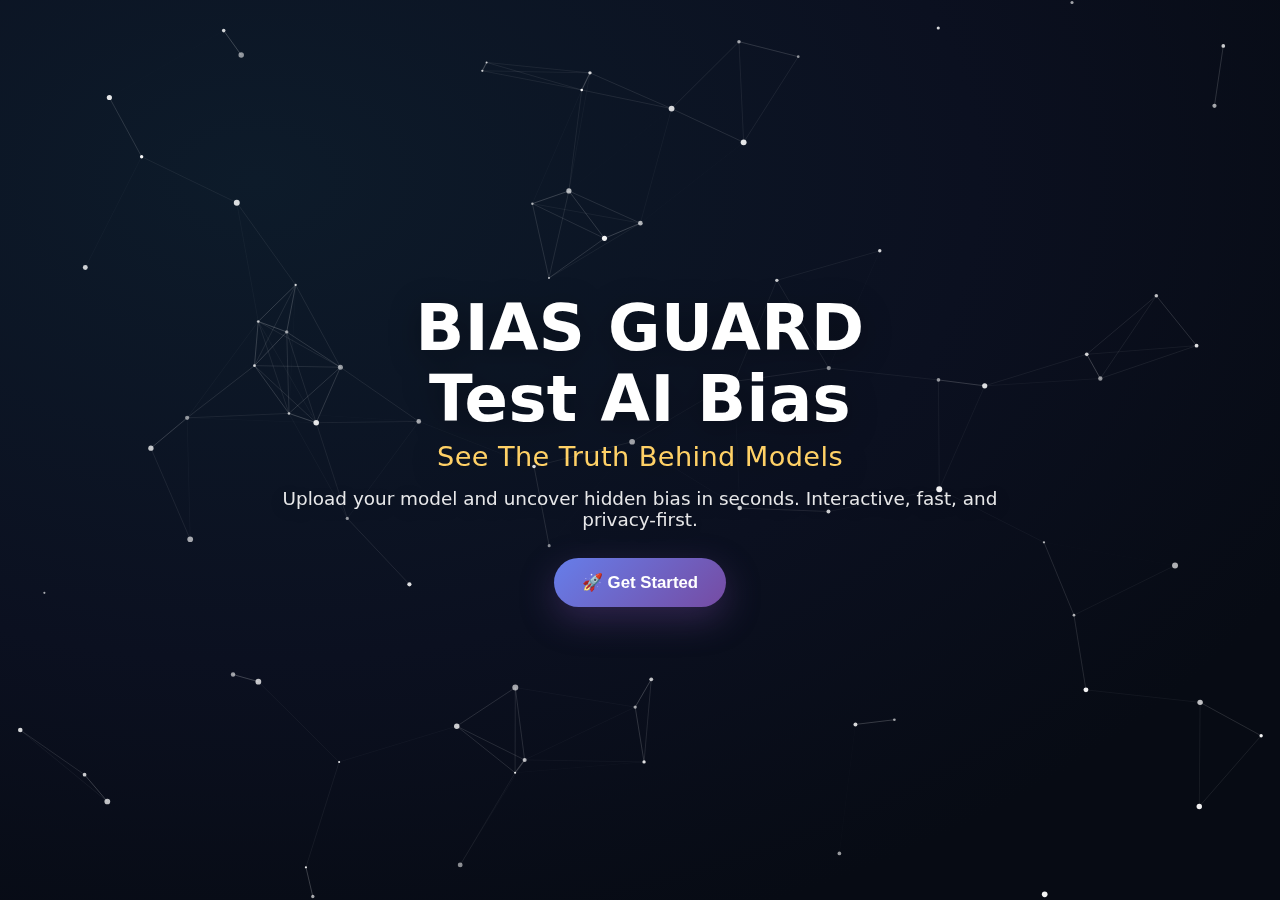
<file: index.html>
<!DOCTYPE html>
<html lang="en">
  <head>
    <meta charset="UTF-8" />
    <meta name="viewport" content="width=device-width, initial-scale=1.0" />
    <title>BiasGuard</title>
    <link rel="stylesheet" href="/public/hero.css" />
    <link rel="icon" type="image/png" href="/public/images/logo.png" />

  </head>
  <body>
    <canvas id="bg"></canvas>

    <section class="landing">
      <div class="content">
        <h1>BIAS GUARD</h1>
        <h1>Test AI Bias <span>See The Truth Behind Models</span></h1>
        <p>
          Upload your model and uncover hidden bias in seconds. Interactive,
          fast, and privacy-first.
        </p>
        <button
          class="cta-btn"
          id="ctaBtn"
          onclick="window.location.href='/views/home.html'"
        >
          🚀 Get Started
        </button>
      </div>
    </section>

    <script src="/public/hero.js"></script>
  </body>
</html>
</file>
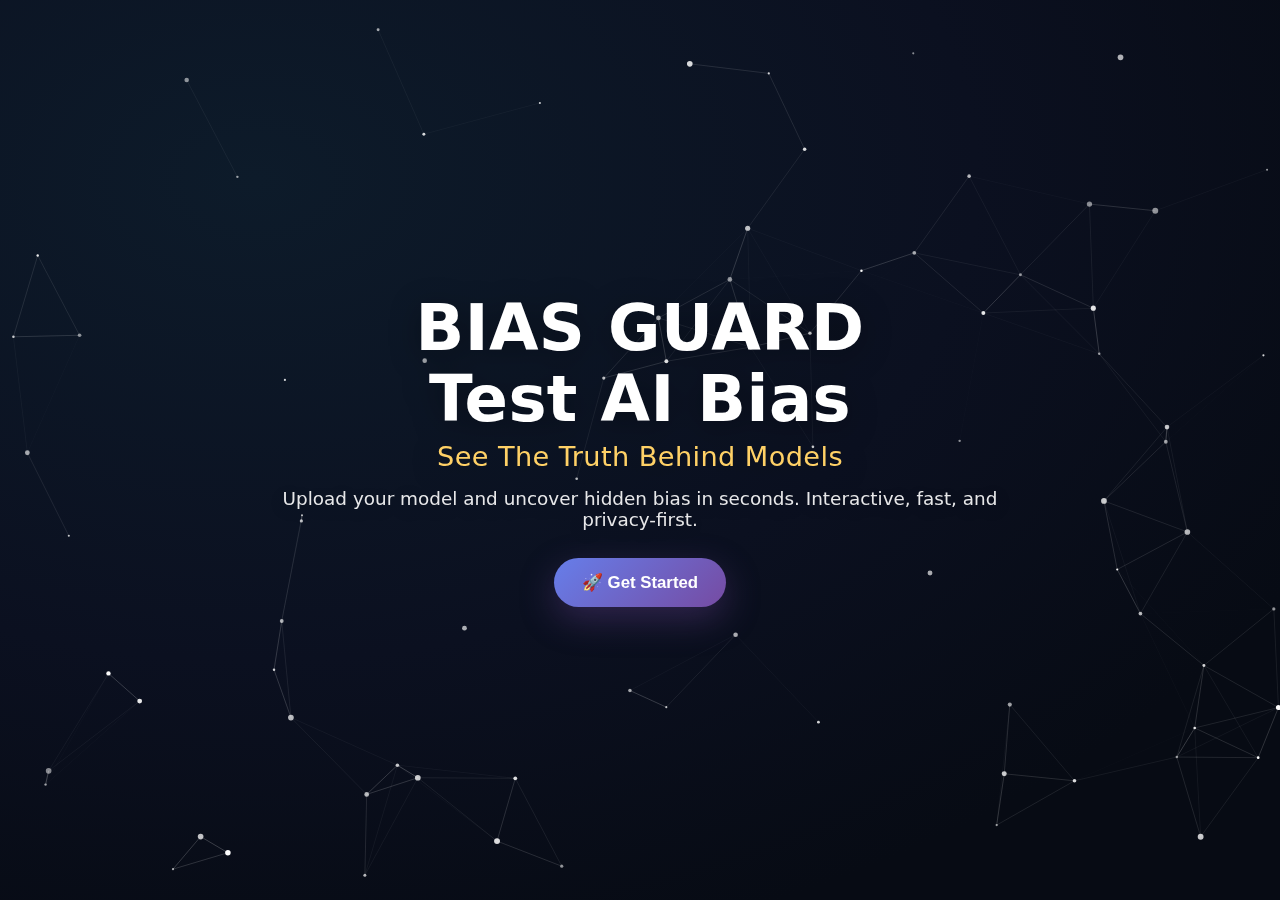
<file: views/index.html>
<!DOCTYPE html>
<html lang="en">
  <head>
    <meta charset="UTF-8" />
    <meta name="viewport" content="width=device-width, initial-scale=1.0" />
    <title>BiasGuard</title>
    <link rel="stylesheet" href="/public/hero.css" />
  </head>
  <body>
    <canvas id="bg"></canvas>

    <section class="landing">
      <div class="content">
        <h1>BIAS GUARD</h1>
        <h1>Test AI Bias <span>See The Truth Behind Models</span></h1>
        <p>
          Upload your model and uncover hidden bias in seconds. Interactive,
          fast, and privacy-first.
        </p>
        <button
          class="cta-btn"
          id="ctaBtn"
          onclick="window.location.href='home.html'"
        >
          🚀 Get Started
        </button>
      </div>
    </section>

    <script src="/public/hero.js"></script>
  </body>
</html>
</file>
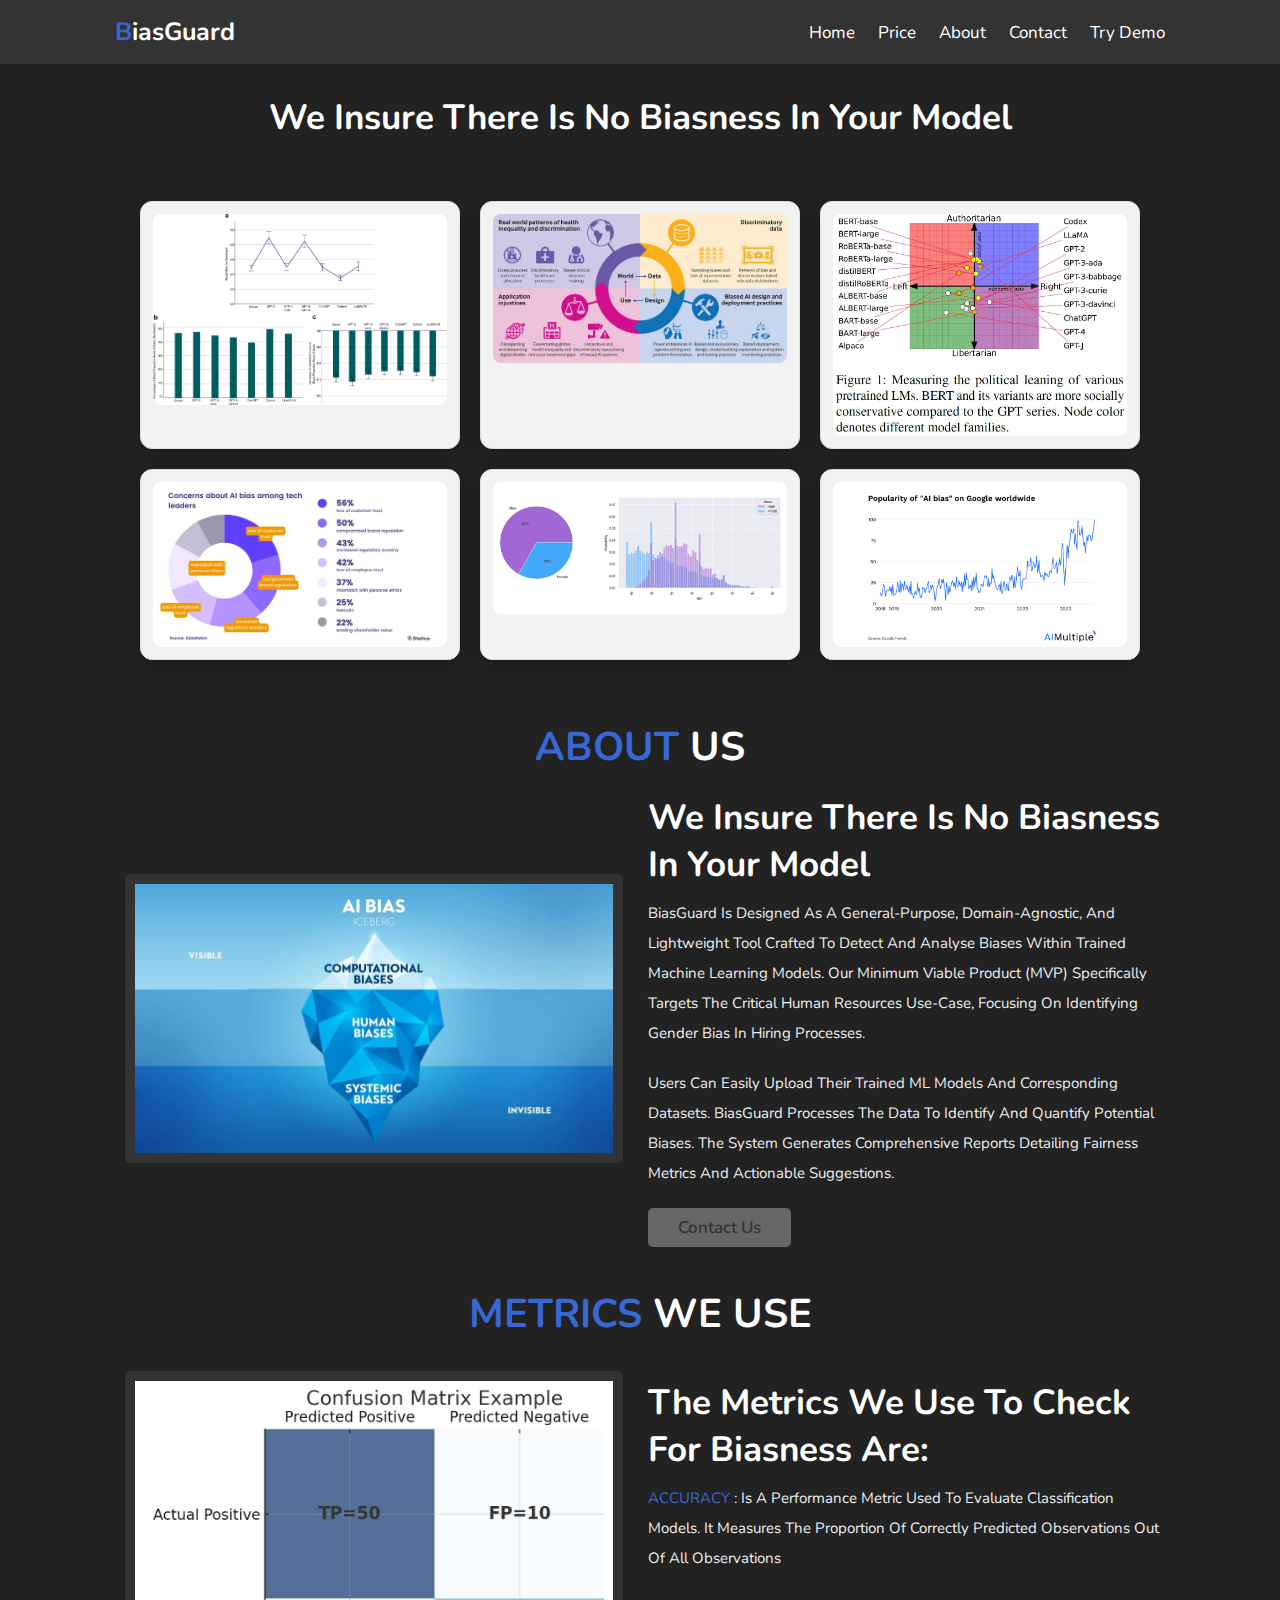
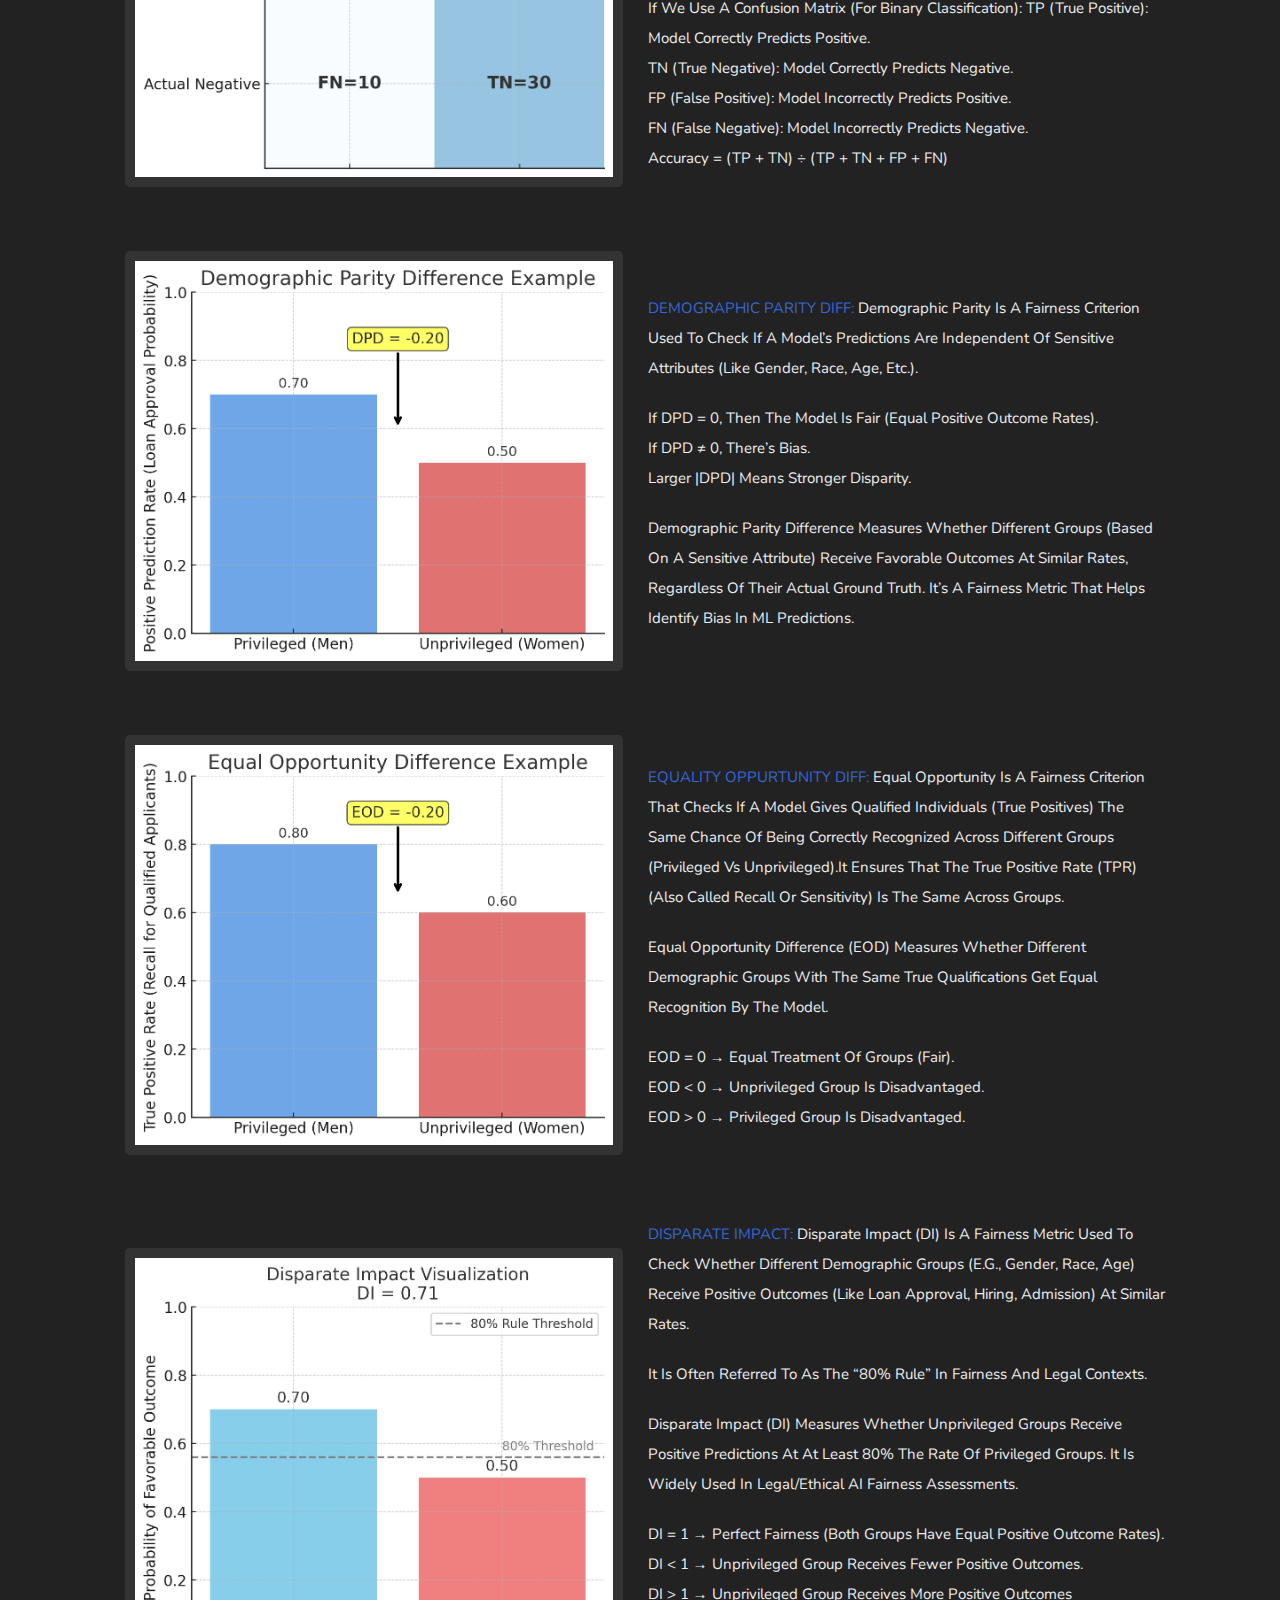
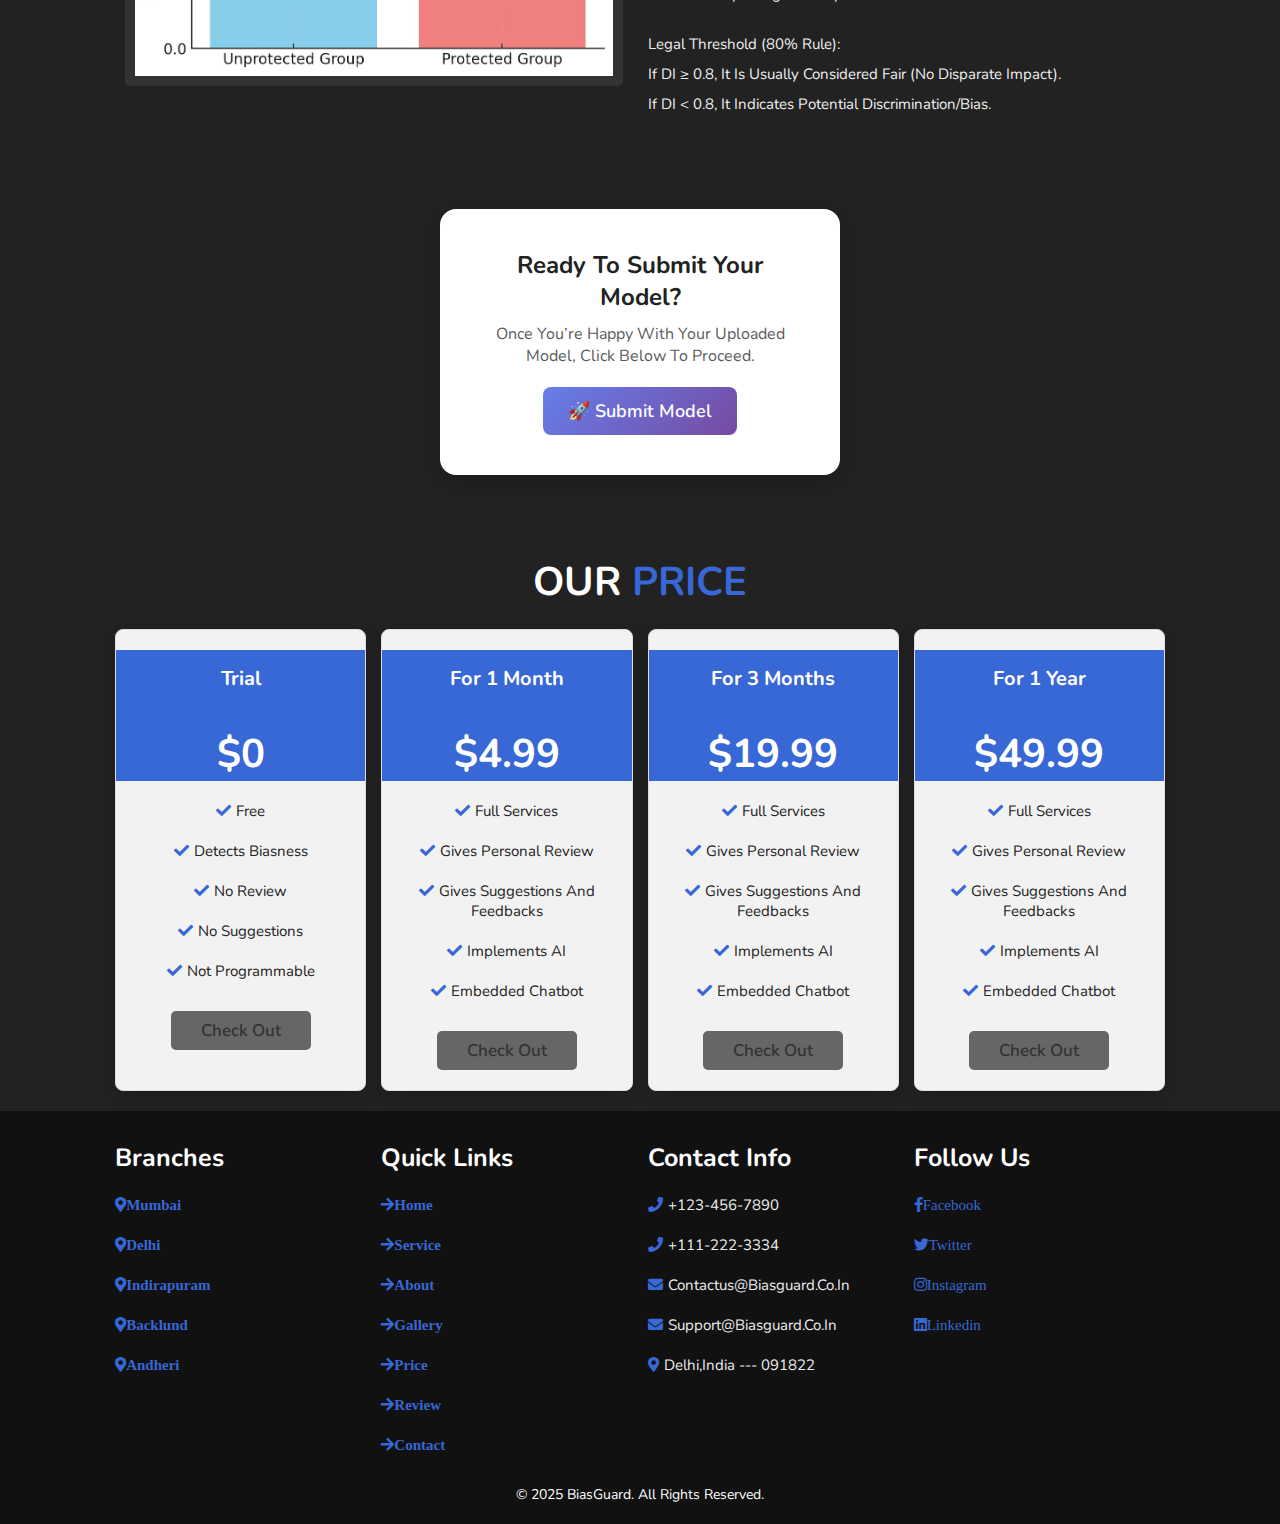
<file: views/home.html>
<!DOCTYPE html>
<html lang="en">
  <head>
    <meta charset="UTF-8" />
    <meta http-equiv="X-UA-compatible" content="IE=edge" />
    <meta name="viewport" content="width=device-width, initial-scale=1.0" />
    <title>BiasGuard-Home</title>

    <link
      rel="stylesheet"
      href="https://cdn.jsdelivr.net/npm/swiper@11/swiper-bundle.min.css"
    />

    <link
      rel="stylesheet"
      href="https://cdnjs.cloudflare.com/ajax/libs/font-awesome/5.15.4/css/all.min.css"
    />


    <link rel="stylesheet" href="/public/styles.css" />
	<link rel="icon" type="image/png" href="/public/images/logo.png" />

  </head>
  <body>
    <header class="header">
      <a href="#" class="logo"><span>B</span>iasGuard</a>
      <nav class="navbar">
        <a href="#about">home</a>
        <a href="#price">price</a>
        <a href="#about">about</a>
        <a href="#footer">contact</a>
        <a href="/views/submit_model.html">Try Demo</a>
      </nav>

    <div id="menu-bars" class="fas fa-bar"></div>

    </header>

    <!--Header section ends-->
    <section class="about" id="about">

      <h1 class="heading"><span>About</span> Us</h1>
      <div class="top1">
        <div class="top2">
          <h3>We insure there is no biasness in your model</h3>
        </div>

      </div>

    </section>

    <!--Hero section starts-->

  
    <!--Hero section ends-->

    <!--trial bento -->

    <!--
      <h1 class="visually-hidden">Auto-placement Bento Grid</h1>

    <section class="bento" aria-label="Bento grid auto-placement">
      <article class="tile span-2">
        <img src= "/public/images/gptBias.png" alt="Scenic" />
        <h2>Featured</h2>
        <p>This tile is a bit bigger.</p>
      </article>

      <article class="tile">
        <h3>Quick Note</h3>
        <p>Auto fits in the grid.</p>
      </article>

      <article class="tile span-2-row">
        <h3>Updates</h3>
        <p>This one is taller, so grid auto-flow fills space around it.</p>
      </article>

      <article class="tile">
        <img src="/public/images/Ai-bias1.webp" alt="Gallery" />
      </article>

      <article class="tile">
        <h3>Todo</h3>
        <ul>
          <li>Finish design</li>
          <li>Test layout</li>
        </ul>
      </article>

      <article class="tile span-2">
        <h3>Events</h3>
        <p>Upcoming meetups and webinars.</p>
      </article>

      <article class="tile">
        <p>Small card</p>
      </article>
    </section>


  -->

    <!--trial bento ends-->

    
    <!--scaled up bento grid starts here-->


      <section class="bento-wrap">
    <h2 class="title"></h2>

    <div class="bento-grid">
      <article class="tile"><img src="/public/images/gptBias.png" alt=""></article>
      <article class="tile wide"><img src="/public/images/AI_bias_discrimination.jpg" alt=""></article>
      <article class="tile"><img src="/public/images/AI-bias-chart.jpg" alt=""></article>
      <article class="tile"><img src="/public/images/AI_piechart.webp" alt=""></article>
      <article class="tile wide"><img src="/public/images/AI_Bias_piechart2.jpg" alt=""></article>
      <article class="tile"><img src="/public/images/AI_bias_popularity.png" alt=""></article>
    </div>
  </section>

    <!--scaled up bento grid ends here-->





    <!--About section starts-->

    <section class="about" id="about">

      <h1 class="heading"><span>About</span> Us</h1>
      <div class="row">
        <div class="image">
          <img src="/public/images/about-img.jpg" alt="" />
        </div>
        

        <div class="content">
          <h3>We insure there is no biasness in your model</h3>
          <p>BiasGuard is designed as a general-purpose, domain-agnostic, and lightweight tool crafted to detect and analyse biases within trained Machine Learning models. Our Minimum Viable Product (MVP) specifically targets the critical Human Resources use-case, focusing on identifying gender bias in hiring processes.</p>
          <p>Users can easily upload their trained ML models and corresponding datasets. BiasGuard processes the data to identify and quantify potential biases. The system generates comprehensive reports detailing fairness metrics and actionable suggestions.</p>
          <a href=#footer class="btn">contact us</a>
        </div>

      </div>

    </section>


    <!--About section ends-->



    <!--Metrics section starts -->

    <section class="Accuracy">
      <h1 class="heading"><span>Metrics</span> We Use</h1>
      <div class="row">
        <div class="image"><img src="/public/images/Accuracy_metric.jpg" alt=""></div>
    

      <div class="content">
        <h3>The metrics we use to check for biasness are: </h3>
        <p><span>Accuracy</span> : is a performance metric used to evaluate classification models. It measures the proportion of correctly predicted observations out of all observations </p>
        <p>If we use a confusion matrix (for binary classification):

TP (True Positive): Model correctly predicts positive. <br>

TN (True Negative): Model correctly predicts negative. <br>

FP (False Positive): Model incorrectly predicts positive. <br>

FN (False Negative): Model incorrectly predicts negative. <br>

Accuracy = (TP + TN) ÷ (TP + TN + FP + FN)
	​
</p>

      </div>
      
      </div>  
    </section>


    <section class="demographic">
      <div class="row">
        <div class="image"><img src="/public/images/demographic_metric.jpg" alt=""></div>

        <div class="content">
          <p><span>Demographic Parity Diff:</span> Demographic Parity is a fairness criterion used to check if a model’s predictions are independent of sensitive attributes (like gender, race, age, etc.).</p>
          <p>If DPD = 0, then the model is fair (equal positive outcome rates). <br>

              If DPD ≠ 0, there’s bias. <br>

              Larger |DPD| means stronger disparity.</p>
          <p>Demographic Parity Difference measures whether different groups (based on a sensitive attribute) receive favorable outcomes at similar rates, regardless of their actual ground truth. It’s a fairness metric that helps identify bias in ML predictions.</p>
        </div>

      </div>
    </section>

    <section class="equal">
      <div class="row">
        <div class="image"><img src="/public/images/equal_metric.jpg" alt=""></div>
        <div class="content">
          <p><span>Equality Oppurtunity Diff:</span> Equal Opportunity is a fairness criterion that checks if a model gives qualified individuals (true positives) the same chance of being correctly recognized across different groups (privileged vs unprivileged).It ensures that the True Positive Rate (TPR) (also called Recall or Sensitivity) is the same across groups.</p>
          <p>Equal Opportunity Difference (EOD) measures whether different demographic groups with the same true qualifications get equal recognition by the model.</p>
          <p>EOD = 0 → Equal treatment of groups (fair). <br>
            EOD < 0 → Unprivileged group is disadvantaged. <br>
            EOD > 0 → Privileged group is disadvantaged.</p>
        </div>
      </div>
    </section>

    <section class="disparate">
      <div class="row">
        <div class="image"><img src="/public/images/disparate_metricjpg.jpg" alt=""></div>
        <div class="content">
          <p><span>Disparate Impact:</span> Disparate Impact (DI) is a fairness metric used to check whether different demographic groups (e.g., gender, race, age) receive positive outcomes (like loan approval, hiring, admission) at similar rates.</p>
          <p>It is often referred to as the “80% rule” in fairness and legal contexts.</p>
          <p>Disparate Impact (DI) measures whether unprivileged groups receive positive predictions at at least 80% the rate of privileged groups. It is widely used in legal/ethical AI fairness assessments.</p>
          <p>DI = 1 → Perfect fairness (both groups have equal positive outcome rates). <br>
            DI < 1 → Unprivileged group receives fewer positive outcomes. <br>
            DI > 1 → Unprivileged group receives more positive outcomes</p>
            <p>Legal threshold (80% rule): <br>
              If DI ≥ 0.8, it is usually considered fair (no disparate impact). <br>
              If DI < 0.8, it indicates potential discrimination/bias.</p>
        </div>
      </div>
    </section>


    <!--Metrics section ends -->

        <!--submit section begins-->


    <section class="submit-section">
  <div class="submit-box">
    <h2>Ready to Submit Your Model?</h2>
    <p>Once you’re happy with your uploaded model, click below to proceed.</p>
    <button class="submit-btn" onclick="window.location.href='submit_model.html'">
      🚀 Submit Model
    </button>
  </div>
</section>


    <!--submit section Ends-->



   <!--Price section starts here-->

    <section class="price" id="price">
      <h1 class="heading">our <span>price</span></h1>
      <div class="box-container">
        <div class="box">
          <h3 class="title">Trial</h3>
          <h3 class="amount">$0</h3>
          <ul>
            <li><i class="fas fa-check"></i>free </li>
            <li><i class="fas fa-check"></i>detects biasness</li>
            <li><i class="fas fa-check"></i>no review</li>
            <li><i class="fas fa-check"></i>no suggestions</li>
            <li><i class="fas fa-check"></i>not programmable</li>
          </ul>
          <a href="payment.html" class="btn">check out</a>
        </div>

        <div class="box">
          <h3 class="title">for 1 month</h3>
          <h3 class="amount">$4.99</h3>
          <ul>
            <li><i class="fas fa-check"></i>full services</li>
            <li><i class="fas fa-check"></i>gives personal review</li>
            <li><i class="fas fa-check"></i>gives suggestions and feedbacks</li>
            <li><i class="fas fa-check"></i>implements AI</li>
            <li><i class="fas fa-check"></i>embedded chatbot</li>
          </ul>
          <a href="payment.html" class="btn">check out</a>
        </div>

        <div class="box">
          <h3 class="title">for 3 months</h3>
          <h3 class="amount">$19.99</h3>
          <ul>
            <li><i class="fas fa-check"></i>full services</li>
            <li><i class="fas fa-check"></i>gives personal review</li>
            <li><i class="fas fa-check"></i>gives suggestions and feedbacks</li>
            <li><i class="fas fa-check"></i>implements AI</li>
            <li><i class="fas fa-check"></i>embedded chatbot</li>
          </ul>
          <a href="payment.html" class="btn">check out</a>
        </div>

        <div class="box">
          <h3 class="title">for 1 year</h3>
          <h3 class="amount">$49.99</h3>
          <ul>
           <li><i class="fas fa-check"></i>full services</li>
            <li><i class="fas fa-check"></i>gives personal review</li>
            <li><i class="fas fa-check"></i>gives suggestions and feedbacks</li>
            <li><i class="fas fa-check"></i>implements AI</li>
            <li><i class="fas fa-check"></i>embedded chatbot</li>
          </ul>
          <a href="payment.html" class="btn">check out</a>
        </div>
      </div>
    </section>

    <!--Price section ends here-->




    <!--review section starts here-->


    
   


        <!--footer section starts -->

    <section class="footer" id="footer">
      <div class="box-container">
        <div class="box">
          <h3>branches</h3>
          <a href="#"><i class="fas fa-map-marker-alt">Mumbai</i></a>
          <a href="#"><i class="fas fa-map-marker-alt">Delhi</i></a>
          <a href="#"><i class="fas fa-map-marker-alt">Indirapuram</i></a>
          <a href="#"><i class="fas fa-map-marker-alt">Backlund</i></a>
          <a href="#"><i class="fas fa-map-marker-alt">Andheri</i></a>
        </div>

        <div class="box">
          <h3>quick links</h3>
          <a href="#"><i class="fas fa-arrow-right">Home</i></a>
          <a href="#"><i class="fas fa-arrow-right">service</i></a>
          <a href="#"><i class="fas fa-arrow-right">about</i></a>
          <a href="#"><i class="fas fa-arrow-right">gallery</i></a>
          <a href="#"><i class="fas fa-arrow-right">price</i></a>
          <a href="#"><i class="fas fa-arrow-right">review</i></a>
          <a href="#"><i class="fas fa-arrow-right">contact</i></a>
        </div>

        <div class="box">
          <h3>contact info</h3>
          <a href="#"><i class="fas fa-phone"></i>+123-456-7890</a>
          <a href="#"><i class="fas fa-phone"></i>+111-222-3334</a>
          <a href="#"><i class="fas fa-envelope"></i>contactus@biasguard.co.in</a>
          <a href="#"><i class="fas fa-envelope"></i>support@biasguard.co.in</a>
          <a href="#"
            ><i class="fa fa-map-marker-alt"></i>Delhi,India --- 091822</a
          >
        </div>

        <div class="box">
          <h3>follow us</h3>
          <a href="#"><i class="fab fa-facebook-f">facebook</i></a>
          <a href="#"><i class="fab fa-twitter">twitter</i></a>
          <a href="#"><i class="fab fa-instagram">instagram</i></a>
          <a href="#"><i class="fab fa-linkedin">linkedin</i></a>
        </div>
      </div>
		<div class="footer-bottom" style="text-align:center; margin-top:20px; color:#fff; font-size:14px;">
    &copy; 2025 BiasGuard. All Rights Reserved.
  </div>
    </section>

    <!--footer section ends-->



    </body>

    <script src="https://cdn.jsdelivr.net/npm/swiper@11/swiper-bundle.min.js"></script>
    <script src="/public/script.js"></script>
  </body>
</html>
</file>
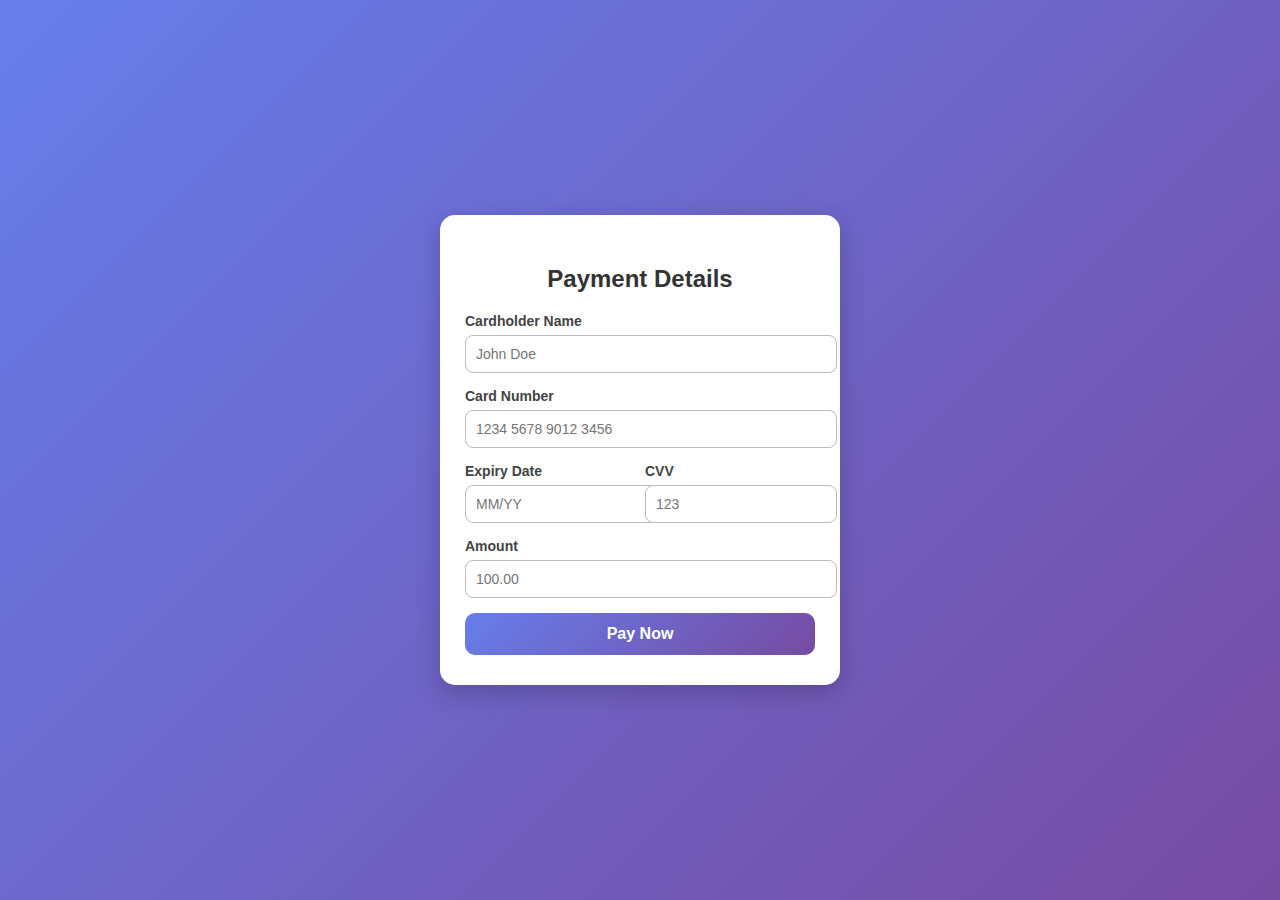
<file: views/payment.html>
<!DOCTYPE html>
<html lang="en">
  <head>
    <meta charset="UTF-8" />
    <meta name="viewport" content="width=device-width, initial-scale=1.0" />
    <title>Payment Processing</title>
    <link rel="stylesheet" href="/public/styles2.css" />
  </head>
  <body>
    <div class="payment-container">
      <h2>Payment Details</h2>

      <form class="payment-form" id="paymentForm">
        <div class="form-group">
          <label for="cardName">Cardholder Name</label>
          <input type="text" id="cardName" placeholder="John Doe" required />
        </div>

        <div class="form-group">
          <label for="cardNumber">Card Number</label>
          <input
            type="text"
            id="cardNumber"
            maxlength="16"
            placeholder="1234 5678 9012 3456"
            required
          />
        </div>

        <div class="form-row">
          <div class="form-group">
            <label for="expiry">Expiry Date</label>
            <input
              type="text"
              id="expiry"
              maxlength="5"
              placeholder="MM/YY"
              required
            />
          </div>
          <div class="form-group">
            <label for="cvv">CVV</label>
            <input
              type="password"
              id="cvv"
              maxlength="3"
              placeholder="123"
              required
            />
          </div>
        </div>

        <div class="form-group">
          <label for="amount">Amount</label>
          <input type="number" id="amount" placeholder="100.00" required />
        </div>

        <button type="submit" class="pay-btn">Pay Now</button>
      </form>
    </div>

    <!-- Processing Overlay -->
    <div class="overlay" id="overlay">
      <div class="spinner"></div>
      <p>Processing Payment...</p>
    </div>

    <script src="/public/script2.js"></script>
  </body>
</html>
</file>
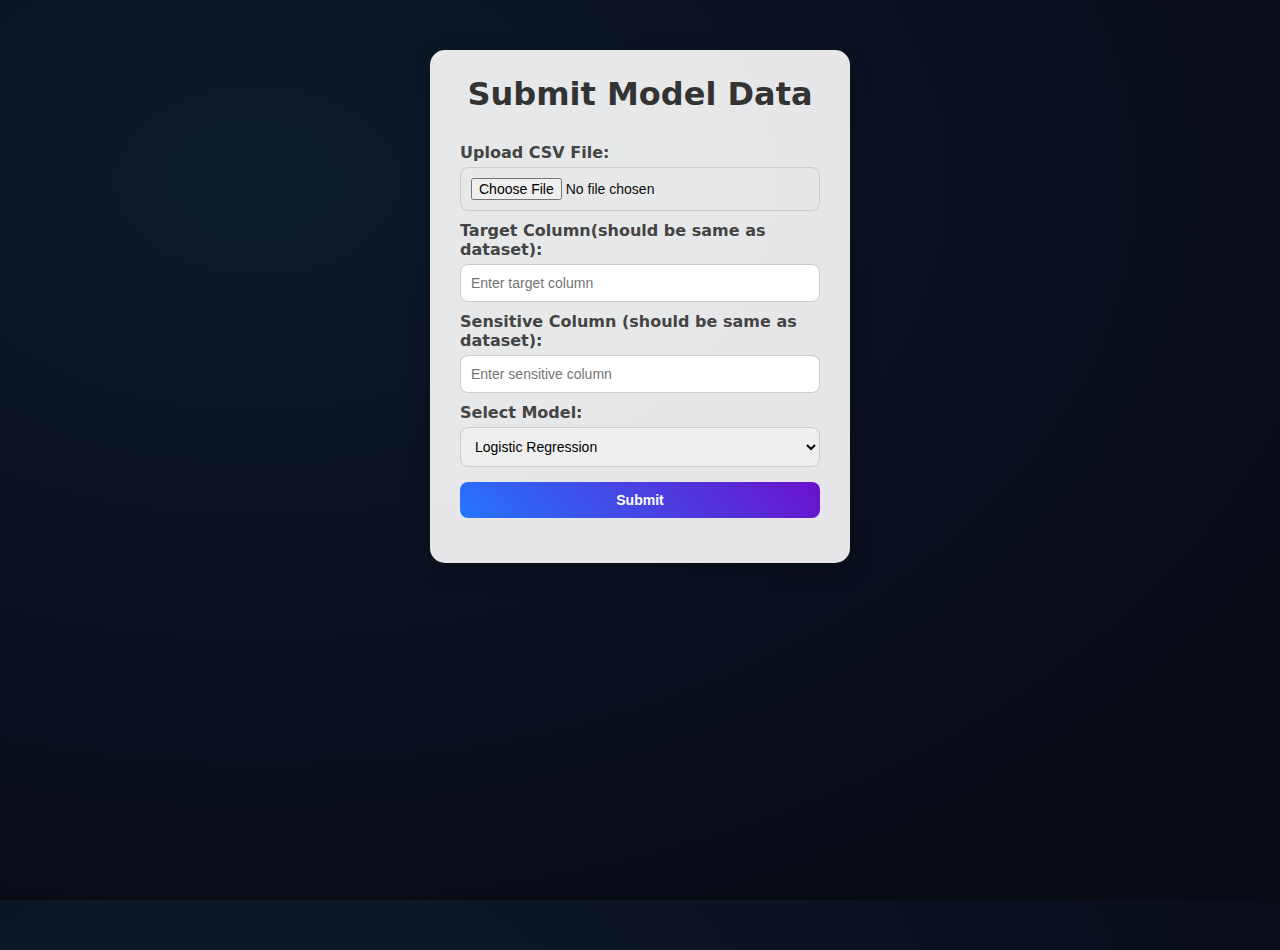
<file: views/submit_model.html>
<!DOCTYPE html>
<html lang="en">
  <head>
    <meta charset="UTF-8" />
    <meta name="viewport" content="width=device-width, initial-scale=1.0" />
    <title>Model Submission</title>
    <link rel="stylesheet" href="/public/styles3.css" />
  </head>
  <body>
    <div class="container">
      <h1>Submit Model Data</h1>
      <form id="submitForm">
        <label for="csvFile">Upload CSV File:</label>
        <input type="file" id="csvFile" accept=".csv" required />

        <label for="targetColumn"
          >Target Column(should be same as dataset):</label
        >
        <input
          type="text"
          id="targetColumn"
          placeholder="Enter target column"
          required
        />

        <label for="sensitiveColumn"
          >Sensitive Column (should be same as dataset):</label
        >
        <input
          type="text"
          id="sensitiveColumn"
          placeholder="Enter sensitive column"
          required
        />

        <label for="modelName">Select Model:</label>
        <select id="modelName" required>
          <option value="LogisticRegression">Logistic Regression</option>
          <option value="RandomForest">Random Forest</option>
        </select>

        <button type="submit">Submit</button>
      </form>

      <div id="output"></div>
    </div>

    <script src="/public/script3.js"></script>
  </body>
</html>
</file>
<file: public/hero.css>
* { box-sizing: border-box; margin: 0; padding: 0; }
html, body { height: 100%; }
body {
  font-family: system-ui, -apple-system, "Segoe UI", Roboto, "Helvetica Neue", Arial, "Noto Sans", sans-serif;
  color: #fff;
  background: radial-gradient(1200px 800px at 20% 20%, #0d1b2a, #0b1020 60%, #070b14 100%);
  overflow: hidden;
}

/* Canvas */
#bg {
  position: fixed;
  inset: 0;
  z-index: 0;
  pointer-events: none;
}

/* Hero Section */
.landing {
  position: relative;
  z-index: 1;
  display: flex;
  align-items: center;
  justify-content: center;
  height: 100vh;
  text-align: center;
  padding: 24px;
}

.content h1 {
  font-size: clamp(2.2rem, 5vw, 4rem);
  font-weight: 800;
  line-height: 1.1;
  letter-spacing: 0.4px;
  animation: fadeInDown 800ms ease-out both;
  text-shadow: 0 6px 30px rgba(0,0,0,.35);
}
.content h1 span {
  display: block;
  font-weight: 500;
  font-size: clamp(1.1rem, 2.5vw, 1.7rem);
  color: #ffd166;
  margin-top: .5rem;
}
.content p {
  margin-top: 16px;
  font-size: clamp(1rem, 2vw, 1.15rem);
  opacity: .9;
  max-width: 720px;
  animation: fadeInUp 900ms ease-out 120ms both;
  text-shadow: 0 4px 20px rgba(0,0,0,.35);
}

/* CTA Button */
.cta-btn {
  margin-top: 28px;
  padding: 14px 28px;
  font-size: 1.05rem;
  font-weight: 700;
  border: none;
  border-radius: 999px;
  background: linear-gradient(135deg, #667eea, #764ba2);
  color: #fff;
  cursor: pointer;
  box-shadow: 0 12px 35px rgba(118,75,162,0.35);
  transition: transform .18s ease, box-shadow .25s ease, filter .25s ease;
  animation: popIn 950ms cubic-bezier(.2,.9,.3,1.2) 140ms both;
}
.cta-btn:hover {
  transform: translateY(-1px) scale(1.04);
  filter: brightness(1.05);
  box-shadow: 0 16px 45px rgba(118,75,162,0.45);
}
.cta-btn:active {
  transform: translateY(0) scale(.98);
}

/* Animations */
@keyframes fadeInDown { from { opacity:0; transform: translateY(-26px) } to { opacity:1; transform: translateY(0) } }
@keyframes fadeInUp   { from { opacity:0; transform: translateY(26px) }  to { opacity:1; transform: translateY(0) } }
@keyframes popIn      { 0% { opacity:0; transform: scale(.8) } 70% { opacity:1; transform: scale(1.04) } 100% { transform: scale(1) } }
</file>
<file: public/styles.css>
@import url('https://fonts.googleapis.com/css2?family=Nunito:wght@200;600;700&display=swap');

:root{
    --main-color:#3867d6;
}

*{
    font-family: 'Nunito', sans-serif;
    margin: 0; padding: 0;
    box-sizing: border-box;
    outline: none; border: none;
    text-decoration: none;
    text-transform: capitalize;
    transition: .2s linear;
}

html{
    font-size: 62.5%;
    overflow-x: hidden;
    scroll-padding-top: 7rem;
    scroll-behavior: smooth;
}

body{
    background-color: #222;
}


section{
    padding: 2rem 9%;
}



.about .top1 .top2{
  display: flex;
  justify-content: center;
  align-items: center
}

.about .top1 .top2 h3{
    font-size: 3.5rem;
    color: #fff;
}


.hero{
    min-height: 100dvh;
    display: flex;
    align-items: center;
    justify-content: center;
    padding: 2%;
}



.grid-container{
    position: relative;
    display: grid;
    transform:translateY(-4px);
    box-shadow:0 10px 20px rgba(0,0,0,0.12);
    grid-template-columns: 200px 200px 200px 200px ;    
    grid-template-rows: 200px 200px 200px;
    gap: 2em;
    grid-template-areas: 
    "box-1 box-1 box-2 box-3"
    "box-1 box-1 box-2 box-5"
    "box-6 box-4 box-4 box-5";
}

.grid-container .box{
    display: flex;
    object-fit: cover;
    background-color: var(--main-color);
    overflow: hidden;
    
}


.grid-container .box img{
    height: 100%;
    width: 100%;
    object-fit: cover;
    transition: all ease 1s;
}

.grid-container .box:hover img{
    scale: 1.2;
}

.grid-container .imgtext #box-1{
    position: absolute;
    bottom: 8px;
    left: 16px;
    background-color: #222;
    color: white;
    padding-left: 20px;
    padding-right: 20px;
}


.grid-container #box-6{
    background-color: rgb(128, 192, 249);
    display: flex;
    object-fit: contain;
}

.grid-container #box-6:hover{
    background-color: bisque;
    transform:translateY(-4px);
    box-shadow:0 10px 20px rgba(0,0,0,0.12);
}

.grid-container #box-4{
    background-color: rgb(128, 192, 249);
    display: flex;
    object-fit: cover;
}


.grid-container #box-4:hover{
    background-color: bisque;
}







.container {
  max-width:1200px;
  margin:32px auto;
  padding:0 20px;
}

.visually-hidden {  
  position:absolute !important;
  height:1px; width:1px;
  overflow:hidden; clip:rect(1px,1px,1px,1px);
}

/* Auto-placement grid */
.bento {
  justify-content: center; 
  display: grid;
  grid-template-columns: repeat(auto-fill, minmax(200px, 1fr));
  grid-auto-rows: 150px;
  gap: 14px;
  grid-auto-flow: dense; /* This packs items tightly */
}

.tile {
  background:var(--main-color);
  border-radius:12px;
  padding:12px;
  box-shadow:0 4px 10px rgba(0,0,0,0.06);
  display:flex;
  flex-direction:column;
  gap:6px;
  overflow:hidden;
  transition: transform .15s ease, box-shadow .15s ease;
}
.tile:hover {
  transform:translateY(-4px);
  box-shadow:0 10px 20px rgba(0,0,0,0.12);
}
.tile img {
  width:100%;
  height:auto;
  border-radius:8px;
  object-fit:cover;
   height: 100%;
    width: 100%;
    object-fit: cover;
    transition: all ease 1s;
}

.tile img:hover{
    scale: 1.2;
}

/* Size modifiers */
.span-2 { grid-column: span 2; }
.span-2-row { grid-row: span 2; }

@media (max-width:600px) {
  .bento { grid-template-columns: repeat(auto-fill, minmax(150px, 1fr)); grid-auto-rows: 120px; }
}













.heading{
    text-align: center;
    padding-bottom: 2rem;
    color: #fff;
    text-transform: uppercase;
    font-size: 4rem;
}

.heading span{
    color: var(--main-color);
    text-transform: uppercase;
}

.btn{
    margin-top: 1rem;
    display: inline-block;
    padding: .8rem 3rem;
    font-size: 1.7rem;
    border-radius: .5rem;
    background: #666;
    color: #333;
    cursor: pointer;
    font-weight: 600;
}

.btn:hover{
    background: var(--main-color);
}


.header{
    position: fixed;
    top: 0; left: 0; right: 0;
    z-index: 10000;
    background: #333;
    display: flex;
    align-items: center;
    justify-content: space-between;
    padding: 1.5rem 9%;
}

.header .logo{
    font-weight: bolder;
    color: #fff;
    font-size: 2.5rem;
}

.header .logo span{
    color:var(--main-color);
}

.header .navbar a{
    font-size: 1.7rem;
    color: #fff;
    margin-left: 2rem;
}

.header .navbar a:hover{
    color:var(--main-color);
}

#menu-bars{
    font-size: 3rem;
    color: #fff;
    cursor: pointer;
    display: none;
}





/* Metric section starts here */

.Accuracy .heading{
  .heading{
    text-align: center;
    padding-bottom: 2rem;
    color: #fff;
    text-transform: uppercase;
    font-size: 4rem;
}
}



.Accuracy .content{
    flex:1 1 45rem;
}

.Accuracy .content h3{
    font-size: 3.5rem;
    color: #fff;
}

.Accuracy .content p{
    font-size: 1.5rem;
    color: #eee;
    padding: 1rem 0;
    line-height: 2;
}

.Accuracy .content span{
  color: var(--main-color);
  text-transform: uppercase;
}


.Accuracy .row{
    display: flex;
    align-items: center;
    flex-wrap: wrap;
    gap: 1.5rem;
}

.Accuracy .row .image{
    flex:1 1 45rem;
    padding: 1rem;
}

.Accuracy .row .image img{
    width: 100%;
    border-radius: .5rem;
    border: 1rem solid #333;
}

.Accuracy .row .content{
    flex:1 1 45rem;
}

.Accuracy .row .content h3{
    font-size: 3.5rem;
    color: #fff;
}

.Accuracy .row .content p{
    font-size: 1.5rem;
    color: #eee;
    padding: 1rem 0;
    line-height: 2;
}




/* demographic Parity start  */

.demographic .heading{
  .heading{
    text-align: center;
    padding-bottom: 2rem;
    color: #fff;
    text-transform: uppercase;
    font-size: 4rem;
}
}



.demographic .content{
    flex:1 1 45rem;
}

.demographic .content h3{
    font-size: 3.5rem;
    color: #fff;
}

.demographic .content p{
    font-size: 1.5rem;
    color: #eee;
    padding: 1rem 0;
    line-height: 2;
}

.demographic .content span{
  color: var(--main-color);
  text-transform: uppercase;
}


.demographic .row{
    display: flex;
    align-items: center;
    flex-wrap: wrap;
    gap: 1.5rem;
}

.demographic .row .image{
    flex:1 1 45rem;
    padding: 1rem;
}

.demographic .row .image img{
    width: 100%;
    border-radius: .5rem;
    border: 1rem solid #333;
}

.demographic .row .content{
    flex:1 1 45rem;
}

.demographic .row .content h3{
    font-size: 3.5rem;
    color: #fff;
}

.demographic .row .content p{
    font-size: 1.5rem;
    color: #eee;
    padding: 1rem 0;
    line-height: 2;
}


/* demographic Parity end */


/* equal opurtunity starts here */

.equal .heading{
  .heading{
    text-align: center;
    padding-bottom: 2rem;
    color: #fff;
    text-transform: uppercase;
    font-size: 4rem;
}
}



.equal .content{
    flex:1 1 45rem;
}

.equal .content h3{
    font-size: 3.5rem;
    color: #fff;
}

.equal .content p{
    font-size: 1.5rem;
    color: #eee;
    padding: 1rem 0;
    line-height: 2;
}

.equal .content span{
  color: var(--main-color);
  text-transform: uppercase;
}


.equal .row{
    display: flex;
    align-items: center;
    flex-wrap: wrap;
    gap: 1.5rem;
}

.equal .row .image{
    flex:1 1 45rem;
    padding: 1rem;
}

.equal .row .image img{
    width: 100%;
    border-radius: .5rem;
    border: 1rem solid #333;
}

.equal .row .content{
    flex:1 1 45rem;
}

.equal .row .content h3{
    font-size: 3.5rem;
    color: #fff;
}

.equal .row .content p{
    font-size: 1.5rem;
    color: #eee;
    padding: 1rem 0;
    line-height: 2;
}

/* equal opurtunity Ends here */




/* disparate impact starts here */

.disparate .heading{
  .heading{
    text-align: center;
    padding-bottom: 2rem;
    color: #fff;
    text-transform: uppercase;
    font-size: 4rem;
}
}



.disparate .content{
    flex:1 1 45rem;
}

.disparate .content h3{
    font-size: 3.5rem;
    color: #fff;
}

.disparate .content p{
    font-size: 1.5rem;
    color: #eee;
    padding: 1rem 0;
    line-height: 2;
}

.disparate .content span{
  color: var(--main-color);
  text-transform: uppercase;
}


.disparate .row{
    display: flex;
    align-items: center;
    flex-wrap: wrap;
    gap: 1.5rem;
}

.disparate .row .image{
    flex:1 1 45rem;
    padding: 1rem;
}

.disparate .row .image img{
    width: 100%;
    border-radius: .5rem;
    border: 1rem solid #333;
}

.disparate .row .content{
    flex:1 1 45rem;
}

.disparate .row .content h3{
    font-size: 3.5rem;
    color: #fff;
}

.disparate .row .content p{
    font-size: 1.5rem;
    color: #eee;
    padding: 1rem 0;
    line-height: 2;
}


/* disparate impact ends here */


/* Metric section ends here */



/* Submit Section */
.submit-section {
  display: flex;
  justify-content: center;
  align-items: center;
  padding: 60px 20px;
  background: linear-gradient(135deg, --main-color, #764ba2);
}

.submit-box {
  background: #fff;
  color: #333;
  text-align: center;
  padding: 40px;
  border-radius: 16px;
  max-width: 400px;
  width: 100%;
  box-shadow: 0 6px 20px rgba(0,0,0,0.2);
  transition: transform 0.3s ease, box-shadow 0.3s ease;
}

.submit-box:hover {
  transform: translateY(-5px);
  box-shadow: 0 12px 30px rgba(0,0,0,0.3);
}

.submit-box h2 {
  margin-bottom: 10px;
  font-size: 24px;
  color: #222;
}

.submit-box p {
  font-size: 16px;
  margin-bottom: 20px;
  opacity: 0.8;
}

/* Submit Button */
.submit-btn {
  padding: 12px 25px;
  font-size: 18px;
  font-weight: 600;
  border: none;
  border-radius: 8px;
  background: linear-gradient(135deg, #667eea, #764ba2);
  color: #fff;
  cursor: pointer;
  transition: background 0.3s ease, transform 0.2s ease;
}

.submit-btn:hover {
  background: linear-gradient(135deg, #5a67d8, #6b46c1);
  transform: scale(1.05);
}




.about .row{
    display: flex;
    align-items: center;
    flex-wrap: wrap;
    gap: 1.5rem;
}

.about .row .image{
    flex:1 1 45rem;
    padding: 1rem;
}

.about .row .image img{
    width: 100%;
    border-radius: .5rem;
    border: 1rem solid #333;
}

.about .row .content{
    flex:1 1 45rem;
}

.about .row .content h3{
    font-size: 3.5rem;
    color: #fff;
}

.about .row .content p{
    font-size: 1.5rem;
    color: #eee;
    padding: 1rem 0;
    line-height: 2;
}








.price .box-container{
    display: grid;
    grid-template-columns: repeat(auto-fit, minmax(25rem, 1fr));
    gap: 1.5rem;
}

.price .box-container .box{
    padding: 2rem 0;
    background: #333;
    border-radius: 0.5 rem;
    text-align: center;
}

.price .box-container .box:hover{
    transform: scale(1.03);
}

.price .box-container .box .title{
    background: var(--main-color);
    color: #fff;
    padding: 1.5rem 0;
    font-size: 2rem;
}

.price .box-container .box .amount{
    background: var(--main-color);
    color: #fff;
    padding-top: 2rem;
    font-size: 4rem;
}


.price .box-container .box ul{
    list-style-type: none;
    padding: 1rem 0;

}

.price .box-container .box ul li{
    font-size: 1.5rem;
    color: #eee;
    padding: 1rem 0;
    
}

.price .box-container .box ul li i{
    color: var(--main-color);
    padding-right: .5rem;
}














/* footer css starts here */

.footer{
    background: #111;
}

.footer .box-container{
    display: grid;
    grid-template-columns: repeat(auto-fit, minmax(25rem, 1fr));
    gap: 1.5rem;
}

.footer .box-container .box h3{
    font-size: 2.5rem;
    padding: 1rem 0;
    color: #fff;
}

.footer .box-container .box a{
    display: block;
    font-size: 1.5rem;
    padding: 1rem 0;
    color: #eee;
}



.footer .box-container .box a i{
    padding-right: .5rem;
    color: var(--main-color);
}


.footer .box-container .box a:hover i{
     padding-right: 1.5rem;
    color: #fff;
}


.footer .credit{
    text-align: center;
    border-top: .1rem solid #222;
    color: #fff;
    padding: 2rem;
    padding-top: 2.5rem;
    margin-top: 1rem;
    font-size: 2rem;
}

.footer .credit span{
    color: var(--main-color);
}

.bento-wrap {
  display: flex;
  justify-content: center;
  align-items: center;
  padding: 40px 20px;
}

.bento-grid {
  display: grid;
  grid-template-columns: repeat(auto-fit, minmax(250px, 1fr));
  gap: 20px;
  max-width: 1000px;
  width: 100%;
  margin: 0 auto;
}


.bento-grid .tile {
  background: #111827;
  border-radius: 12px;
  overflow: hidden;
  box-shadow: 0 6px 18px rgba(128, 128, 128, 0.2);
  transition: transform 0.25s ease, box-shadow 0.25s ease;
}

.bento-grid .tile:hover {
  transform: translateY(-6px);
  box-shadow: 0 12px 28px rgba(0, 0, 0, 0.45);
}

.bento-grid img {
  width: 100%;
  height: auto;
  object-fit: cover;
  display: block;
}


/* === Light Grey containers override === */

/* Grid image boxes */
.grid-container .box {
    background-color: #f2f2f2 !important;  /* greyish background */
    border-radius: 8px;
    box-shadow: 0 4px 10px rgba(0,0,0,0.15) !important;
}

/* Bento tiles */
.bento-grid .tile {
    background: #f2f2f2 !important;
    border: 1px solid #ddd !important;
    border-radius: 12px !important;
    box-shadow: 0 6px 18px rgba(0,0,0,0.15) !important;
}

/* Pricing boxes */
.price .box-container .box {
    background: #f2f2f2 !important;
    border: 1px solid #ddd !important;
    border-radius: 8px !important;
    box-shadow: 0 6px 18px rgba(0,0,0,0.15) !important;
}

/* Text inside containers */
.grid-container .box h3,
.grid-container .box p,
.bento-grid .tile h3,
.bento-grid .tile p,
.price .box-container .box,
.price .box-container .box ul li {
    color: #222 !important; /* dark text on light bg */
}

/* footer css ends here */
</file>
<file: public/styles2.css>
/* payment processing page css */



/* General Styling */

body {
  font-family: 'Segoe UI', Tahoma, Geneva, Verdana, sans-serif;
  background: linear-gradient(135deg, #667eea, #764ba2);
  min-height: 100vh;
  display: flex;
  align-items: center;
  justify-content: center;
  margin: 0;
}

/* Container */
.payment-container {
  background: #fff;
  padding: 30px 25px;
  border-radius: 15px;
  width: 350px;
  max-width: 90%;
  box-shadow: 0 8px 25px rgba(0,0,0,0.2);
  text-align: left;
}

/* Heading */
.payment-container h2 {
  text-align: center;
  margin-bottom: 20px;
  color: #333;
}

/* Form Elements */
.payment-form .form-group {
  margin-bottom: 15px;
}

.payment-form label {
  display: block;
  margin-bottom: 6px;
  font-size: 14px;
  font-weight: 600;
  color: #444;
}

.payment-form input {
  width: 100%;
  padding: 10px;
  border: 1px solid #bbb;
  border-radius: 8px;
  outline: none;
  font-size: 14px;
  transition: border 0.3s;
}

.payment-form input:focus {
  border-color: #667eea;
}

/* Row for Expiry & CVV */
.form-row {
  display: flex;
  gap: 10px;
}

.form-row .form-group {
  flex: 1;
}

/* Button */
.pay-btn {
  width: 100%;
  padding: 12px;
  background: linear-gradient(135deg, #667eea, #764ba2);
  color: #fff;
  border: none;
  border-radius: 10px;
  font-size: 16px;
  font-weight: 600;
  cursor: pointer;
  transition: background 0.3s;
}

.pay-btn:hover {
  background: linear-gradient(135deg, #5a67d8, #6b46c1);
}

/* Overlay */
.overlay {
  position: fixed;
  top: 0;
  left: 0;
  width: 100%;
  height: 100%;
  background: rgba(0,0,0,0.7);
  display: flex;
  flex-direction: column;
  align-items: center;
  justify-content: center;
  display: none; /* hidden by default */
  color: #fff;
  font-size: 18px;
  font-weight: 600;
}

/* Spinner */
.spinner {
  border: 6px solid rgba(255,255,255,0.2);
  border-top: 6px solid #fff;
  border-radius: 50%;
  width: 60px;
  height: 60px;
  animation: spin 1s linear infinite;
  margin-bottom: 15px;
}

@keyframes spin {
  100% {
    transform: rotate(360deg);
  }
}
</file>
<file: public/styles3.css>
/* Reset
* {
  margin: 0;
  padding: 0;
  box-sizing: border-box;
}

body, html {
  height: 100%;
  font-family: Arial, sans-serif;
  overflow: hidden;
}


.background {
  position: fixed;
  top: 0; left: 0;
  width: 100%;
  height: 100%;
  background: radial-gradient(circle at center, #6a11cb, #2575fc);
  transition: background 0.2s linear;
  z-index: -1;
} 
*/


* { box-sizing: border-box; margin: 0; padding: 0; }
html, body { height: 100%; }
body {
  font-family: system-ui, -apple-system, "Segoe UI", Roboto, "Helvetica Neue", Arial, "Noto Sans", sans-serif;
  color: #0d0d0d;
  background: radial-gradient(1200px 800px at 20% 20%, #0d1b2a, #0b1020 60%, #070b14 100%);
  overflow: hidden;
}

/* Canvas */
#bg {
  position: fixed;
  inset: 0;
  z-index: 0;
  pointer-events: none;
}

/* Container */
.container {
  position: relative;
  margin: 50px auto;
  max-width: 420px;
  background: rgba(255, 255, 255, 0.9);
  padding: 25px 30px;
  border-radius: 15px;
  box-shadow: 0 8px 25px rgba(0,0,0,0.2);
  animation: fadeIn 1s ease-in-out;
}

h1 {
  text-align: center;
  margin-bottom: 20px;
  color: #333;
}

form {
  display: flex;
  flex-direction: column;
}

label {
  margin-top: 10px;
  font-weight: bold;
  color: #444;
}

/* Inputs + Glow */
input, select, button {
  margin-top: 5px;
  padding: 10px;
  border-radius: 8px;
  border: 1px solid #ccc;
  font-size: 14px;
  transition: all 0.3s ease-in-out;
}

/* Glow on hover/focus */
input:focus, select:focus {
  border-color: #6a11cb;
  box-shadow: 0 0 8px #6a11cb;
  outline: none;
}

input:hover, select:hover {
  border-color: #2575fc;
  box-shadow: 0 0 6px #2575fc;
}

/* Button */
button {
  background: linear-gradient(45deg, #2575fc, #6a11cb);
  color: white;
  font-weight: bold;
  cursor: pointer;
  margin-top: 15px;
  transition: transform 0.2s, box-shadow 0.3s;
  border: none;
}

/* Button glow on hover */
button:hover {
  transform: scale(1.05);
  box-shadow: 0 0 15px #6a11cb, 0 0 25px #2575fc;
}

#output {
  margin-top: 20px;
  font-size: 14px;
  overflow-x: auto;
}

table {
  width: 100%;
  border-collapse: collapse;
  margin-top: 10px;
}

th, td {
  border: 1px solid #ddd;
  padding: 6px;
  text-align: center;
}

th {
  background: #f2f2f2;
}

/*@keyframes fadeIn {
  from { opacity: 0; transform: translateY(-20px); }
  to { opacity: 1; transform: translateY(0); }
}
  
*/

/* Animations */
@keyframes fadeInDown { from { opacity:0; transform: translateY(-26px) } to { opacity:1; transform: translateY(0) } }
@keyframes fadeInUp   { from { opacity:0; transform: translateY(26px) }  to { opacity:1; transform: translateY(0) } }
@keyframes popIn      { 0% { opacity:0; transform: scale(.8) } 70% { opacity:1; transform: scale(1.04) } 100% { transform: scale(1) } }
</file>
